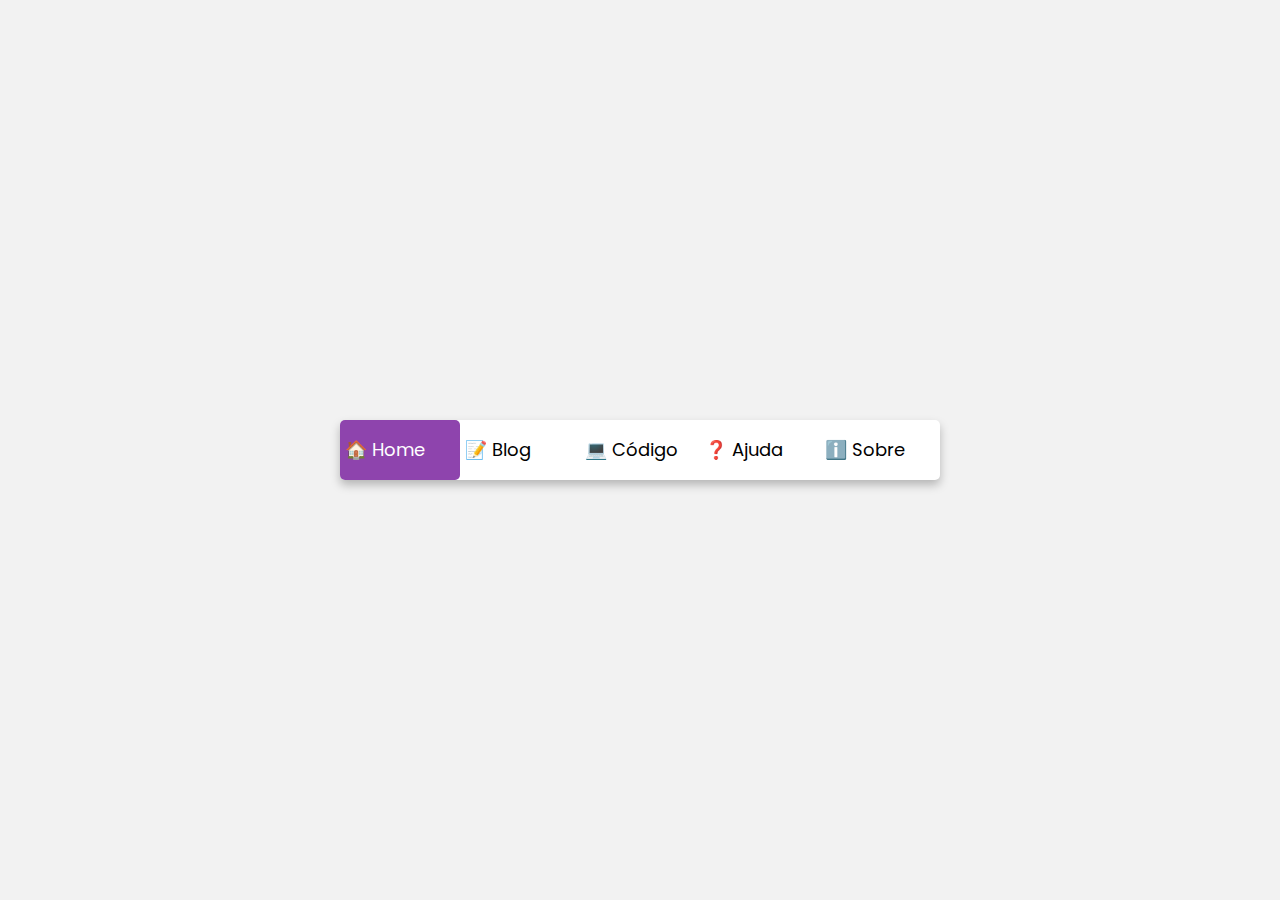
<file: 20-projetos/Barra-Navegacao/index.html>
<!DOCTYPE html>
<html lang="en">
<head>
    <meta charset="UTF-8">
    <meta name="viewport" content="width=device-width, initial-scale=1.0">
    <link rel="stylesheet" href="css/style.css">
    <!-- <script src="https://kit.fontawesome.com/a076d05399.js"></script> -->
    <title>Barra Navegação</title>
</head>
<body>
    <div class="container">
        <input type="radio" name="slider" id="home" checked>
        <input type="radio" name="slider" id="blog">
        <input type="radio" name="slider" id="codigo">
        <input type="radio" name="slider" id="ajuda">
        <input type="radio" name="slider" id="sobre">
        <nav>
            <div class="slider">

            </div>
            <label for="home" class="home">
                🏠 Home
            </label>
            <label for="blog" class="blog">
                📝 Blog
            </label>
            <label for="codigo" class="codigo">
                💻 Código
            </label>
            <label for="ajuda" class="ajuda">
                ❓ Ajuda
            </label>
            <label for="sobre" class="sobre">
                ℹ️ Sobre
            </label>
        </nav>
    </div>
</body>
</html>
</file>
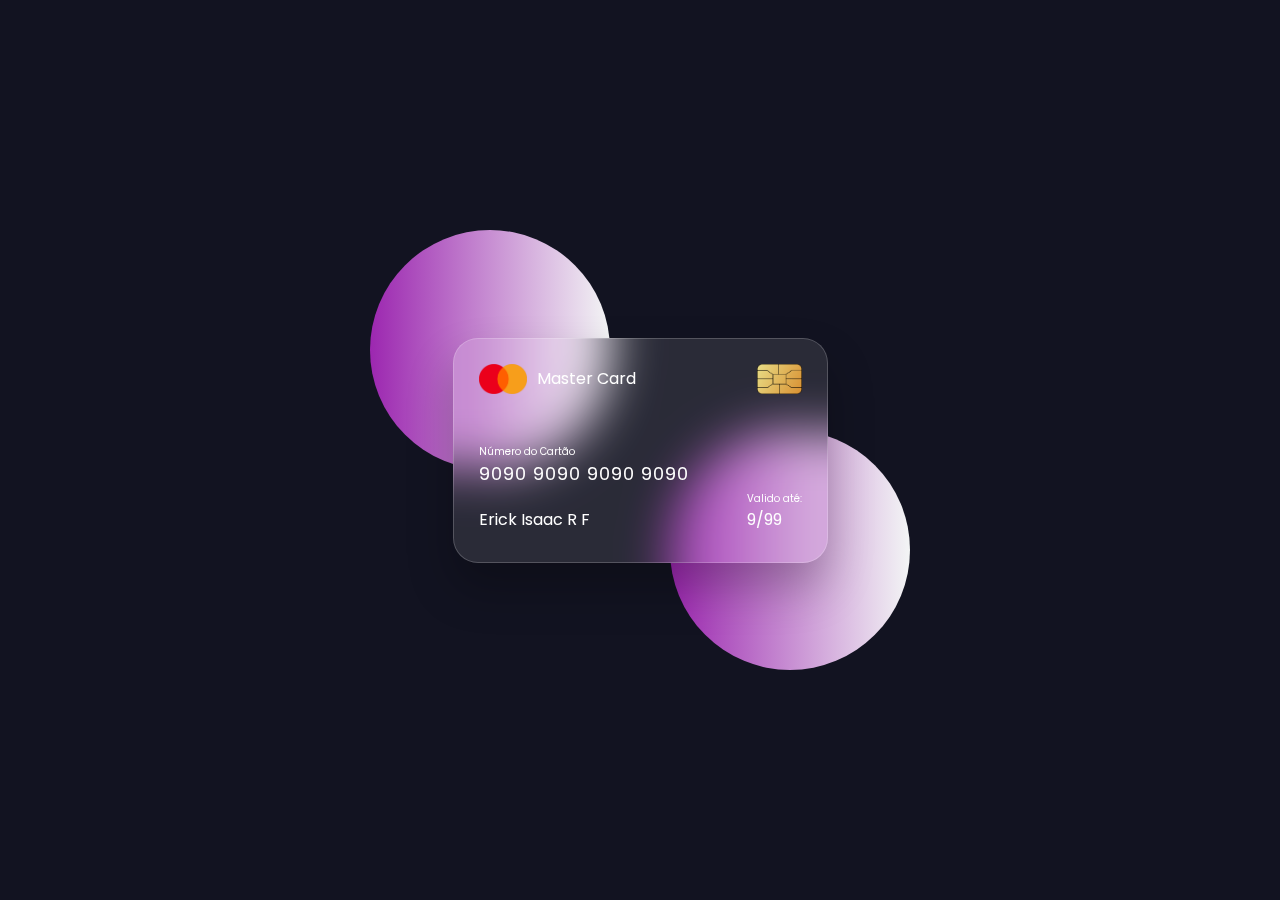
<file: 20-projetos/Cartao-de-Credito/index.html>
<!DOCTYPE html>
<html lang="pt-br">
<head>
    <meta charset="UTF-8">
    <meta http-equiv="X-UA-Compatible" content="IE=7">
    <meta http-equiv="X-UA-Compatible" content="IE=edge">
    <meta name="viewport" content="width=device-width, initial-scale=1.0">
    <title>Cartão de Crédito</title>
    <link rel="stylesheet" href="css/style.css"> <!--Estilo-->
</head>
<body>
    <section>
        <div class="container">
            <div class="card front-face">
                <header>
                    <span class="logo">
                        <img src="img/logo.png" alt="logo do cartão mastercard">
                        <h5>Master Card</h5>
                    </span>
                    <img src="img/chip.png" alt="símbolo do chip do cartão" class="chip">
                </header>
                <div class="card-details">
                    <div class="name-number">
                        <h6>Número do Cartão</h6>
                        <h5 class="number">9090 9090 9090 9090</h5>
                        <h5 class="name"> Erick Isaac R F</h5>
                    </div>

                    <div class="valid-date">
                        <h6>Valido até:</h6>
                        <h5>9/99</h5>
                    </div>
                </div>
            </div>

            <div class="card back-face">
                <h6>Nosso SAC é 0800 9999 0000 e nosso email é mastercard@email.com</h6>
                <span class="magnetic-strip"></span>
                <div class="cvv"><i>333</i></div>
                <h5>
                    Lorem ipsum, dolor sit amet consectetur adipisicing elit. Vero fugiat et natus, cum pariatur modi.
                </h5>
            </div>
        </div>
    </section>
</body>
</html>
</file>
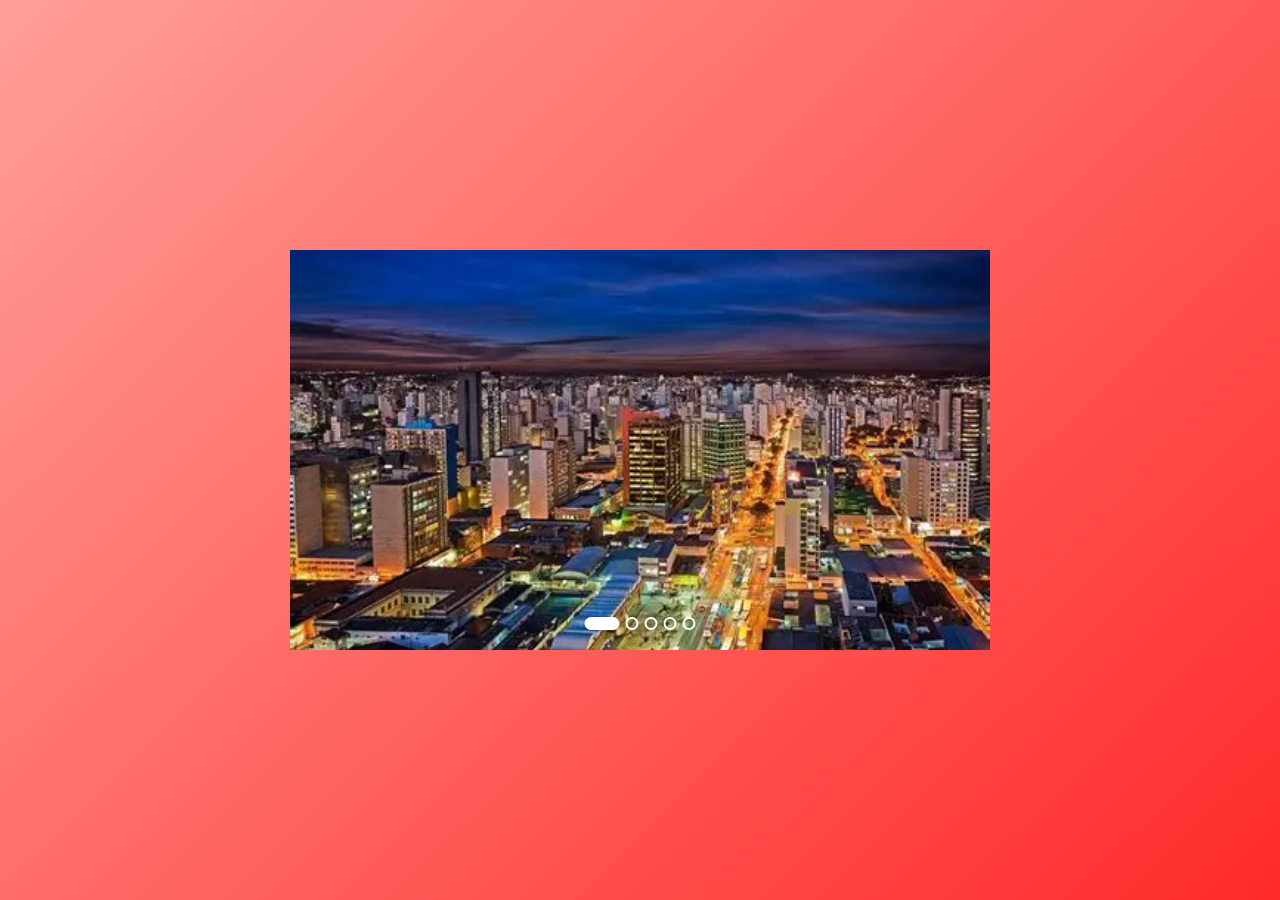
<file: 20-projetos/Slider-imagens-bolinhas/index.html>
<!DOCTYPE html>
<html lang="pt-br">
<head>
    <meta charset="UTF-8">
    <meta name="viewport" content="width=device-width, initial-scale=1.0">
    <link rel="stylesheet" href="css/style.css">
    <title>Slider</title>
</head>
<body>
    <div class="wrapper">
        <input type="radio" name="slide" id="um" checked>
        <input type="radio" name="slide" id="dois">
        <input type="radio" name="slide" id="tres">
        <input type="radio" name="slide" id="quatro">
        <input type="radio" name="slide" id="cinco">
        <div class="img img-1">
            <img src="img/Campinas.webp" alt="cidade de Campinas">
        </div>
        <div class="img img-2">
            <img src="img/Jundiai.webp" alt="cidade de Jundiai">
        </div>
        <div class="img img-3">
            <img src="img/SantanaParnaiba.jpg" alt="cidade de Santana de Parnaiba">
        </div>
        <div class="img img-4">
            <img src="img/Santos.jpg" alt="cidade de Santos">
        </div>
        <div class="img img-5">
            <img src="img/Sorocaba.jpg" alt="cidade de Sorocaba">
        </div>
        <div class="sliders">
            <label for="um" class="um"></label>
            <label for="dois" class="dois"></label>
            <label for="tres" class="tres"></label>
            <label for="quatro" class="quatro"></label>
            <label for="cinco" class="cinco"></label>
        </div>
    </div>
</body>
</html>
</file>
<file: 20-projetos/Barra-Navegacao/css/style.css>
@import url('https://fonts.googleapis.com/css2?family=Poppins:wght@200;300;400;500;600;700&display=swap');
*{
  margin: 0;
  padding: 0;
  box-sizing: border-box;
  font-family: 'Poppins',sans-serif;
}

body{
    min-height: 100vh;
    width: 100%;
    display: flex;
    justify-content: center;
    align-items: center;
    background: #f2f2f2;
}
nav{
    width: 600px;
    height: 60px;
    border-radius: 5px;
    background-color: white;
    display: flex;
    align-items: center;
    box-shadow:  0 5px 10px rgba(0,0,0,0.25);
    position: relative;
}
 nav label{
    width: 100%;
    height: 100%;
   line-height: 60px; 
    display: flex;
    font-size: 18px;
    font-weight: 400;

    border-radius: 5px;
    margin: 0 5px;
    /* color:#8e44ad; */

    align-items: center;
    cursor: pointer;
    position: relative;
    transition: all 0.3s ease;
}

.slider{
    position:absolute;
    height:100%;
    width: 20%;
    background-color: #8e44ad;
    left: 0;
    top:0;
    border-radius: 5px;
    transition: all 0.4s cubic-bezier(0.68, -0.55,0.265, 1.55);
}
nav label:hover{
    background: rgba(142,68,173,0.3)
}

#home:checked ~ nav label.home{
    color: #fff;
}
#blog:checked ~ nav label.blog{
    color: #fff;
}
#codigo:checked ~ nav label.codigo{
    color: #fff;
}
#ajuda:checked ~ nav label.ajuda{
    color: #fff;
}
#sobre:checked ~ nav label.sobre{
    color: #fff;
}

#home:checked ~ nav .slider{
    left:0%
}
#blog:checked ~ nav .slider{
    left:20%
}
#codigo:checked ~ nav .slider{
    left:40%
}
#ajuda:checked ~ nav .slider{
    left:60%
}
#sobre:checked ~ nav .slider{
    left:80%
}

input{
    display: none;
}
</file>
<file: 20-projetos/Cartao-de-Credito/css/style.css>
@import  url("https://fonts.googleapis.com/css2?family=Poppins:wght@300;400;500;600&display=swap");
*{
    margin:0;
    padding:0;
    box-sizing:border-box;
    font-family: "Poppins", sans-serif;
}

section{
    position:relative;
    min-height: 100vh;
    width: 100%;
    background: #121321;
    display: flex;
    align-items: center;
    justify-content: center;
    color:white;
    perspective: 1000px;
}

section:before{
    content: "";
    position:absolute;
    height:240px;
    width: 240px;
    border-radius: 50%;
    background: linear-gradient(90deg, #9c27b0, #f3f5f5);
    transform: translate(-150px, -100px);
     
}

section:after{
    content: "";
    position:absolute;
    height:240px;
    width: 240px;
    border-radius: 50%;
    background: linear-gradient(90deg, #9c27b0, #f3f5f5);
    transform: translate(150px, 100px);
}
.container{
    position:relative;
    height:225px;
    width:375px;
    z-index: 100;
    transition: 0.6s;
}
.container:hover{
    transform:rotateY(180deg);
    transform-style:preserve-3d;
}
.container .card{
    position: absolute;
    height:100%;
    width: 100%;
    border-radius:25px;
    background: rgba(255,255,255,0.1);
    padding:25px;
    box-shadow: 0 25px 45px rgba(0,0,0,0.25);
    backdrop-filter: blur(25px);
    border: 1px solid rgba(255,255,255,0.2);
    backface-visibility: hidden;

    transform-style:preserve-3d;
}
.front-face header,
.front-face .logo{
    display: flex;
    align-items: center;
}

.front-face header{
    justify-content: space-between;
}
.front-face .logo img{
    width:48px;
    margin-right: 10px;
}
.front-face .chip{
    width: 45px;
}
.front-face .card-details{
    display: flex;
    margin-top: 50px;
    align-items: flex-end;
    justify-content: space-between;

}

.card.back-face{
    border:none;
    padding:15px 25px 25px 25px;
    transform: rotateY(180deg);
    backface-visibility: hidden;
}

.card.back-face h6{
    font-size:8px;
}
.card.back-face h5{
    font-size:8px;
    margin-top:15px
}

.card.back-face .magnetic-strip{
    position:absolute;
    top:40px;
    left:0;
    height: 45px;
    width: 100%;
    background-color: black;
}
.card.back-face .cvv{
    display:flex;
    justify-content: flex-end;
    align-items: center;
    margin-top:80px;
    height:40px;
    width: 85%;
    border-radius: 6px;
    background: repeating-linear-gradient(white, white 3px, #efefef 0px, #efefef 9px);

}
.cvv i{
    color:black;
    font-size: 15px;
    background-color: white;
    margin-right: -30px;
    padding: 4px 6px;
    z-index: -1;
}
h5{
    font-size: 16px;
    font-weight:  400;
}
h5.number{
    font-size: 18px;
    letter-spacing: 1px;
}
h5.name{
    margin-top:20px;

}
h6{
    font-size:10px;
    font-weight: 400;
}
</file>
<file: 20-projetos/Slider-imagens-bolinhas/css/style.css>
*{
    margin: 0;
    padding: 0;
    box-sizing: border-box;
}
body{
    display: flex;
    align-items: center;
    justify-content: center;
    min-height: 100vh;
    background: linear-gradient(136deg, rgb(255, 159, 152) 0%, rgb(255, 42, 42) 100%);
}

.wrapper{
    position: relative;
    height: 400px;
    width:700px;
}

.wrapper .img{
    position:absolute;
    height: 100%;
    width:100%;
}

.wrapper .img img{
    height: 100%;
    width:100%;
    object-fit: cover;
    clip-path: circle(0% at 0% 100%);
    transition: all 0.7s;
}
#um:checked ~ .img-1 img{
    clip-path: circle(150% at 0% 100%);
}
#dois:checked ~ .img-1 img,
#dois:checked ~ .img-2 img{
    clip-path: circle(150% at 0% 100%);
}
#tres:checked ~ .img-1 img,
#tres:checked ~ .img-2 img,
#tres:checked ~ .img-3 img{
    clip-path: circle(150% at 0% 100%);
}
#quatro:checked ~ .img-1 img,
#quatro:checked ~ .img-2 img,
#quatro:checked ~ .img-3 img,
#quatro:checked ~ .img-4 img{
    clip-path: circle(150% at 0% 100%);
}
#cinco:checked ~ .img-1 img,
#cinco:checked ~ .img-2 img,
#cinco:checked ~ .img-3 img,
#cinco:checked ~ .img-4 img,
#cinco:checked ~ .img-5 img{
    clip-path: circle(150% at 0% 100%);
}

#um:checked ~.sliders label.um{
    width: 35px;
    border-radius: 14px;
    background: white;
}
#dois:checked ~.sliders label.dois{
    width: 35px;
    border-radius: 14px;
    background: white;
}
#tres:checked ~.sliders label.tres{
    width: 35px;
    border-radius: 14px;
    background: white;
}
#quatro:checked ~.sliders label.quatro{
    width: 35px;
    border-radius: 14px;
    background: white;
}
#cinco:checked ~.sliders label.cinco{
    width: 35px;
    border-radius: 14px;
    background: white;
}
.wrapper .sliders{
    position:absolute;
    bottom:20px;
    left: 50%;
    transform: translateX(-50%);
    z-index:999;
    display: flex;
}
.wrapper .sliders label{
    height: 13px;
    width: 13px;
    border:2px solid rgb(255, 255, 255);
    margin: 0 3px;
    cursor:pointer;
    border-radius: 50%;
    transition:all 0.3s ease;
}
.wrapper input[type="radio"]{
    display: none;
}
.sliders label:hover {
    background: rgb(255, 255, 255);
}
</file>
